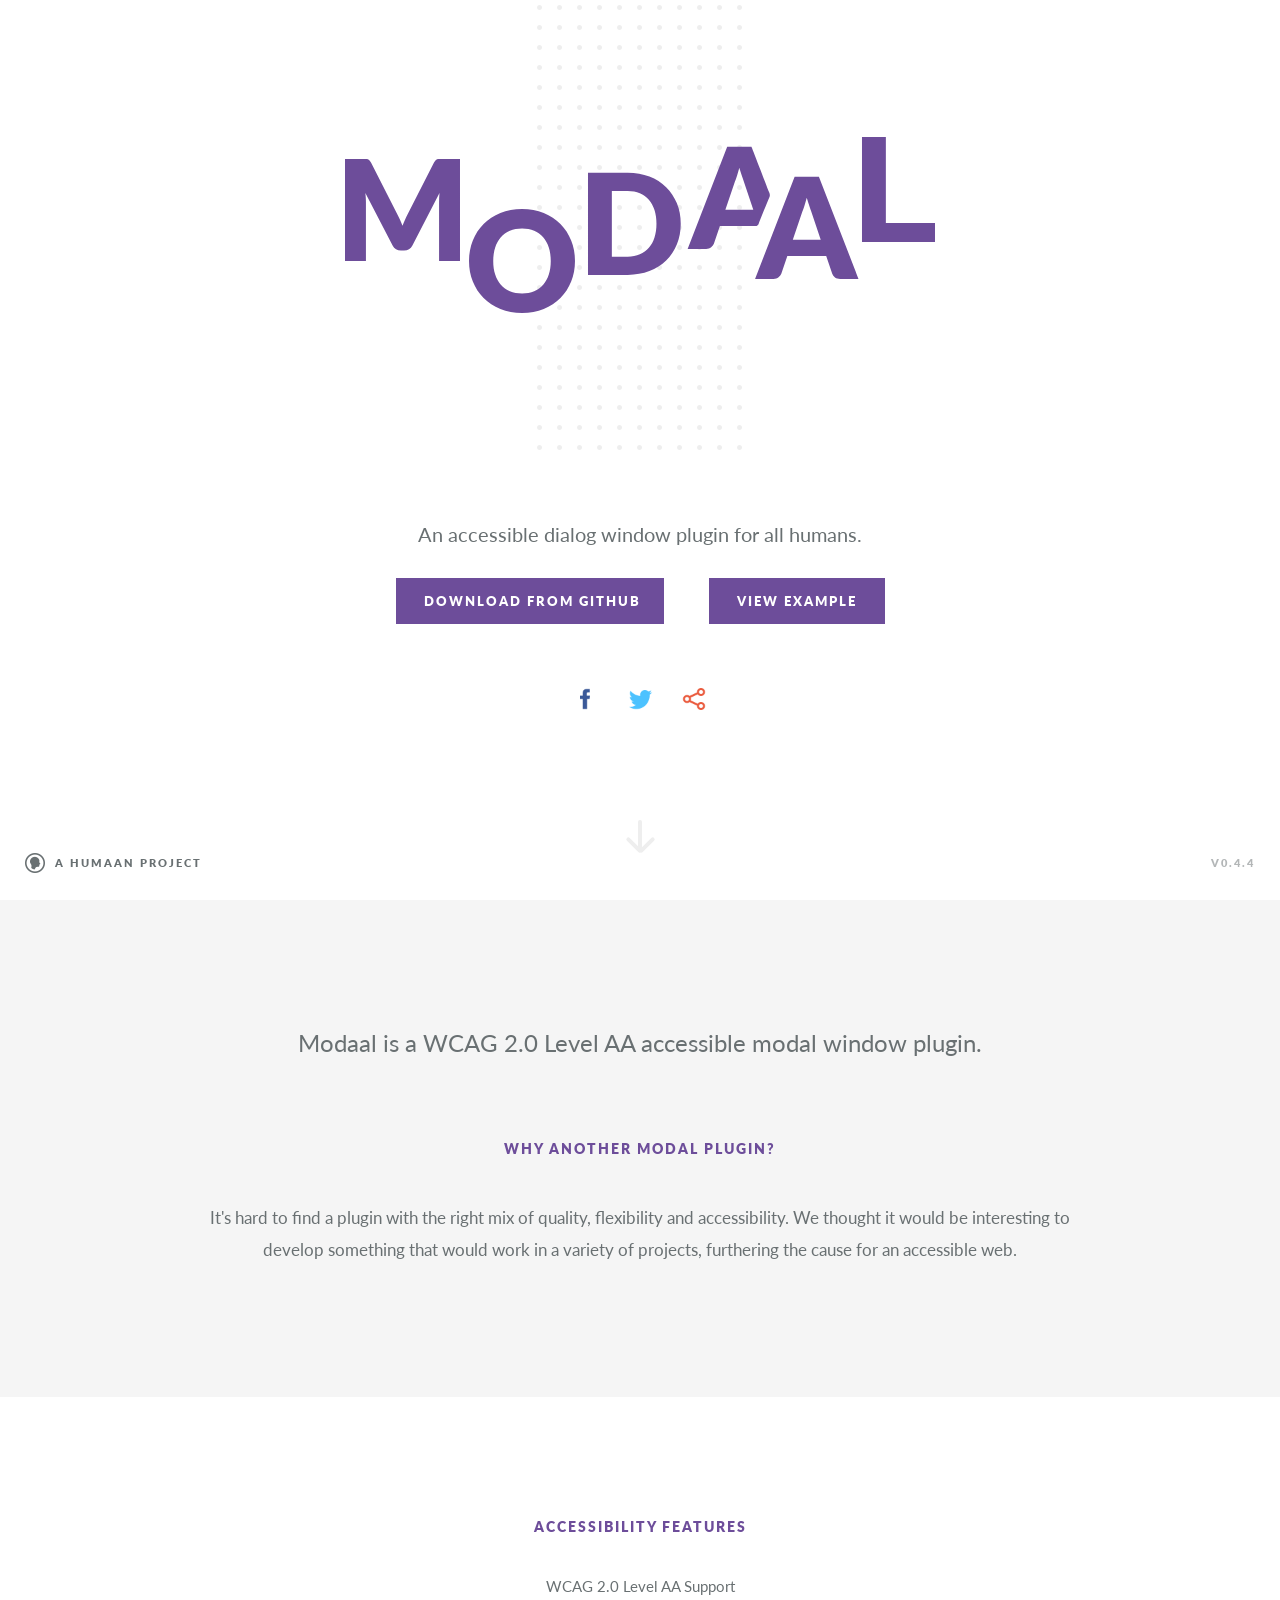
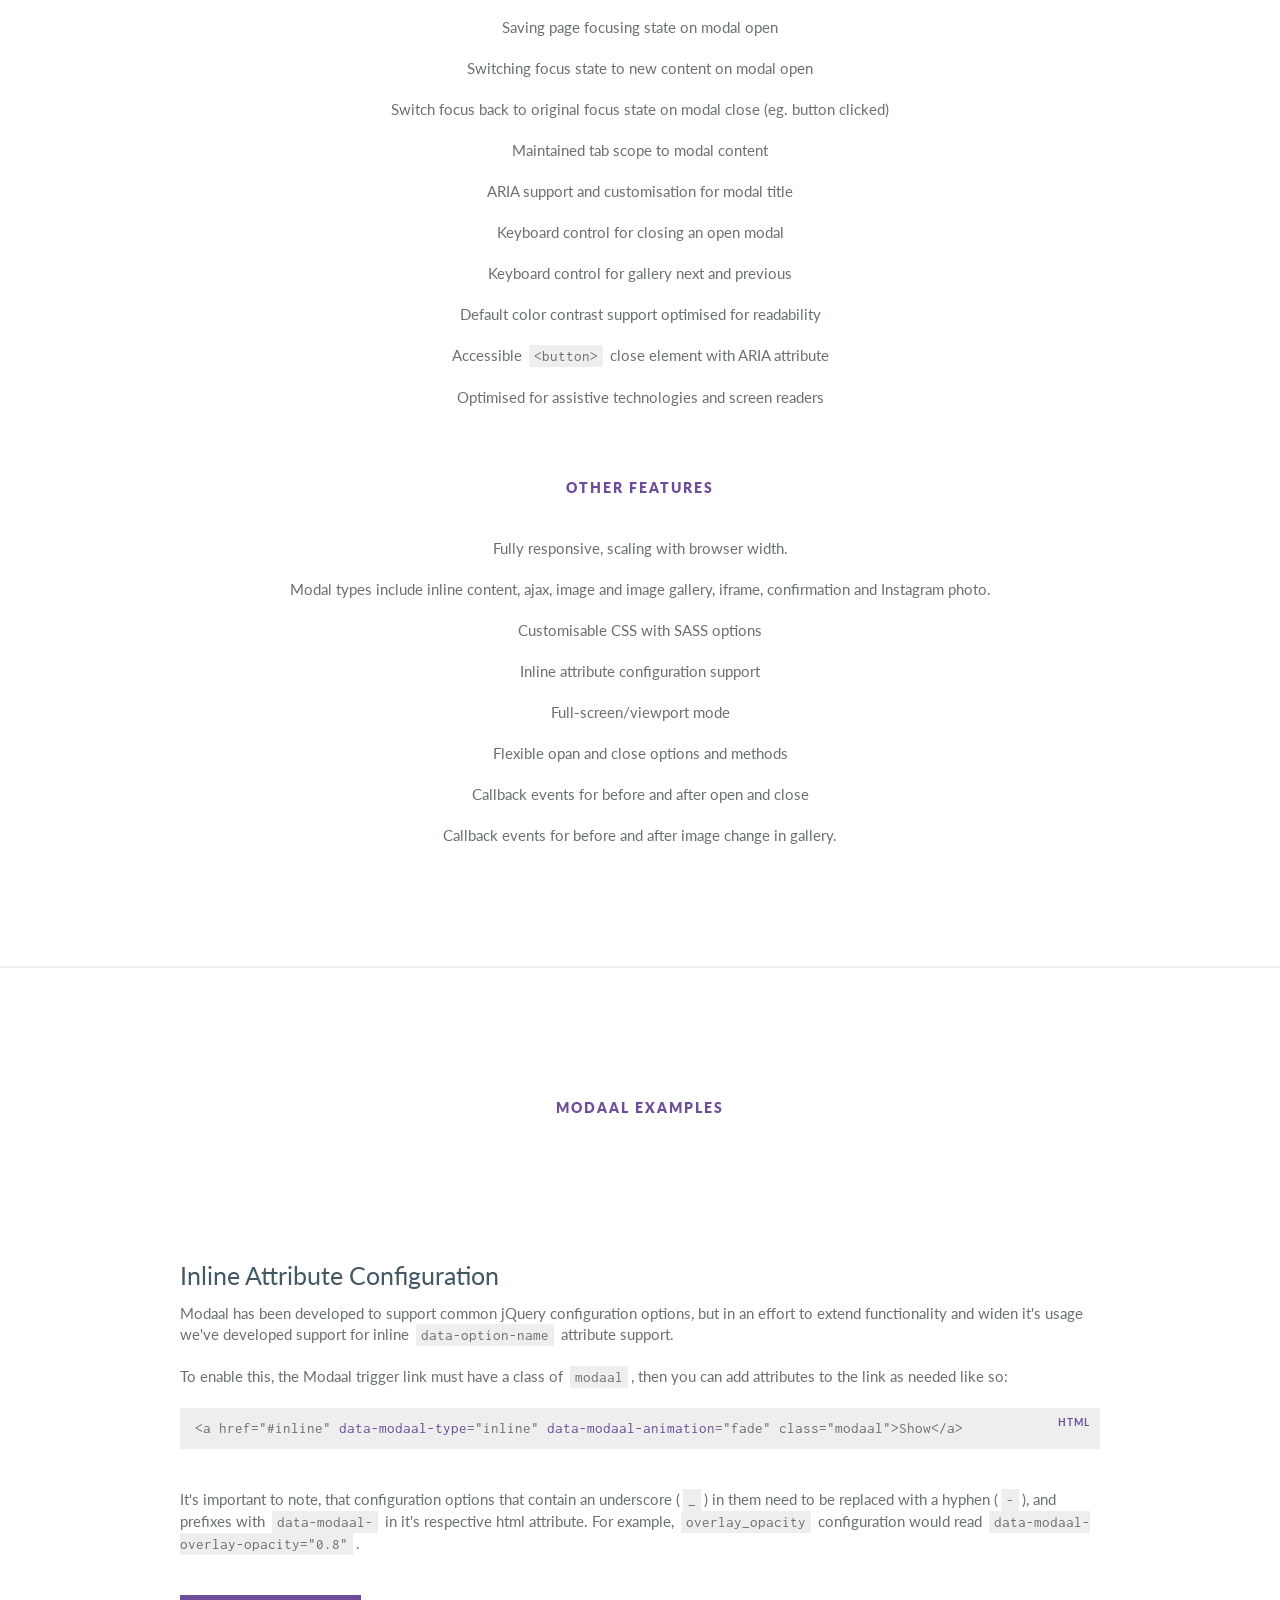
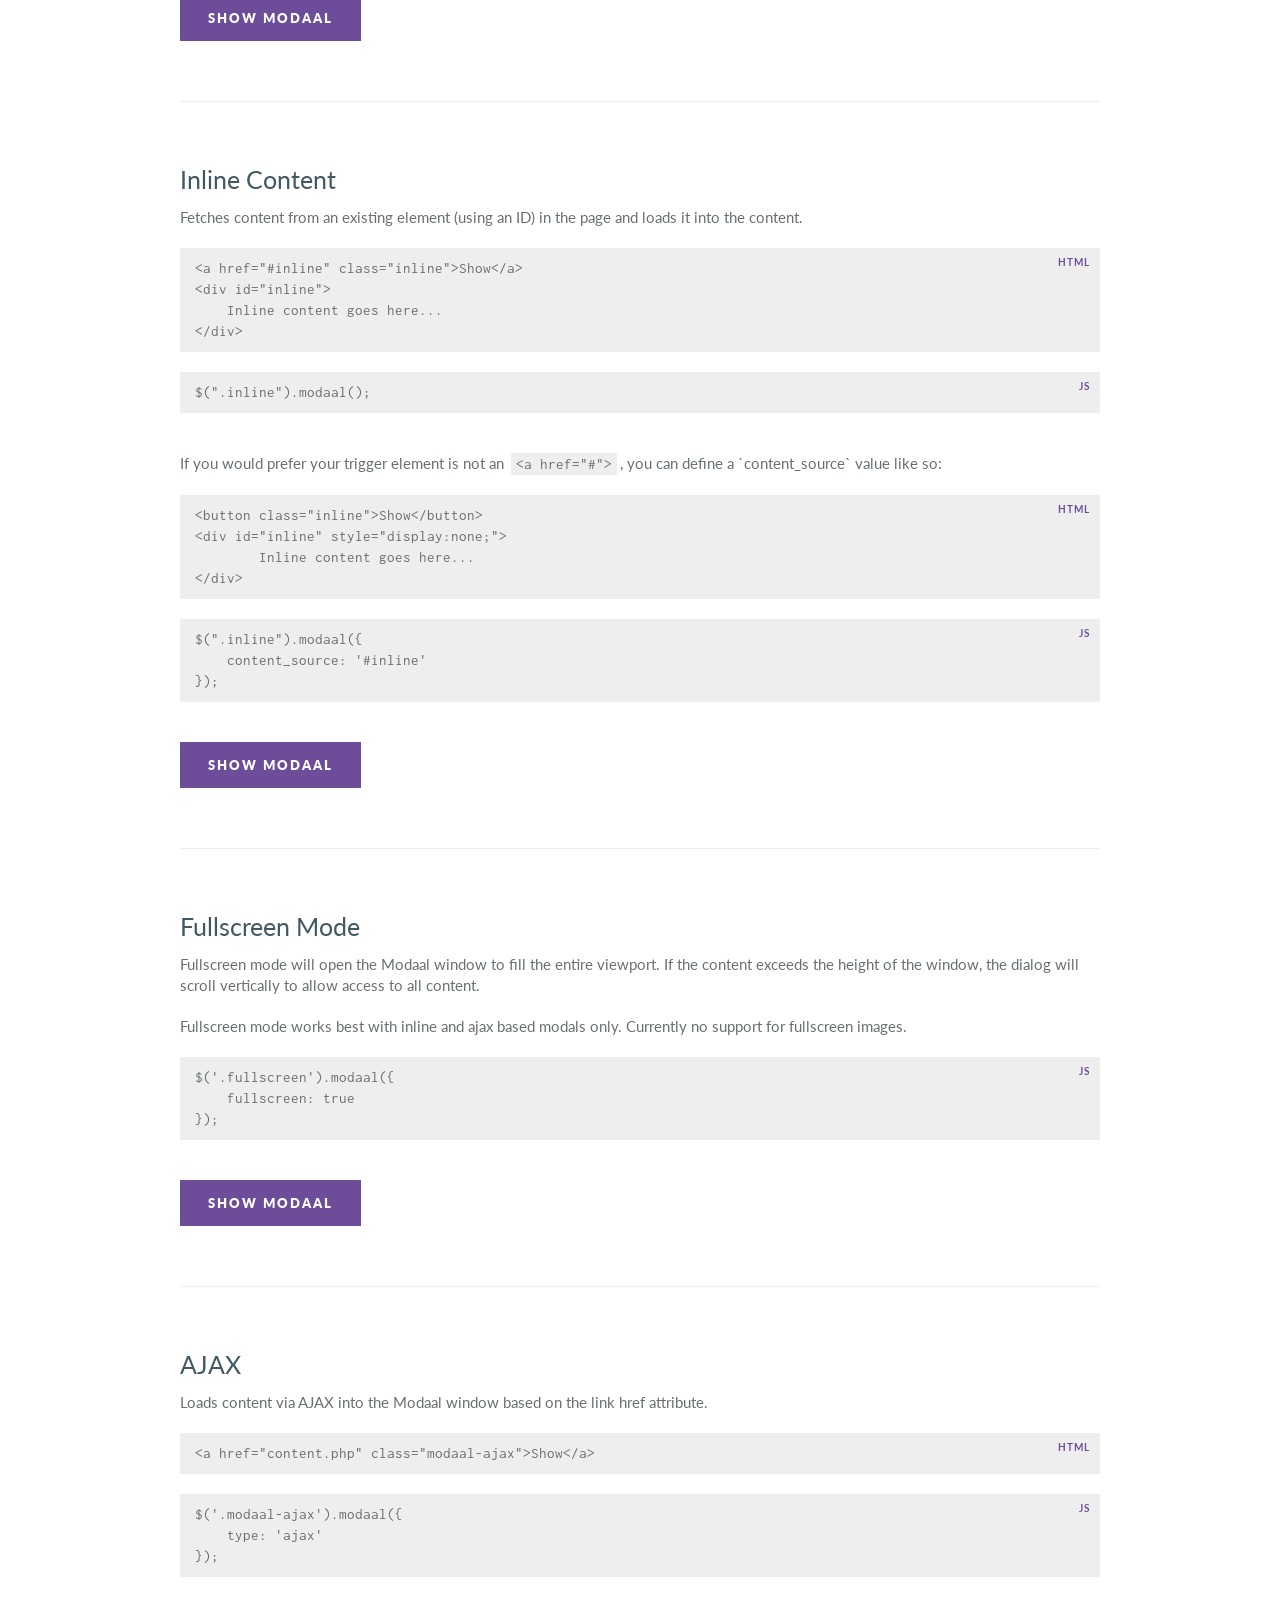
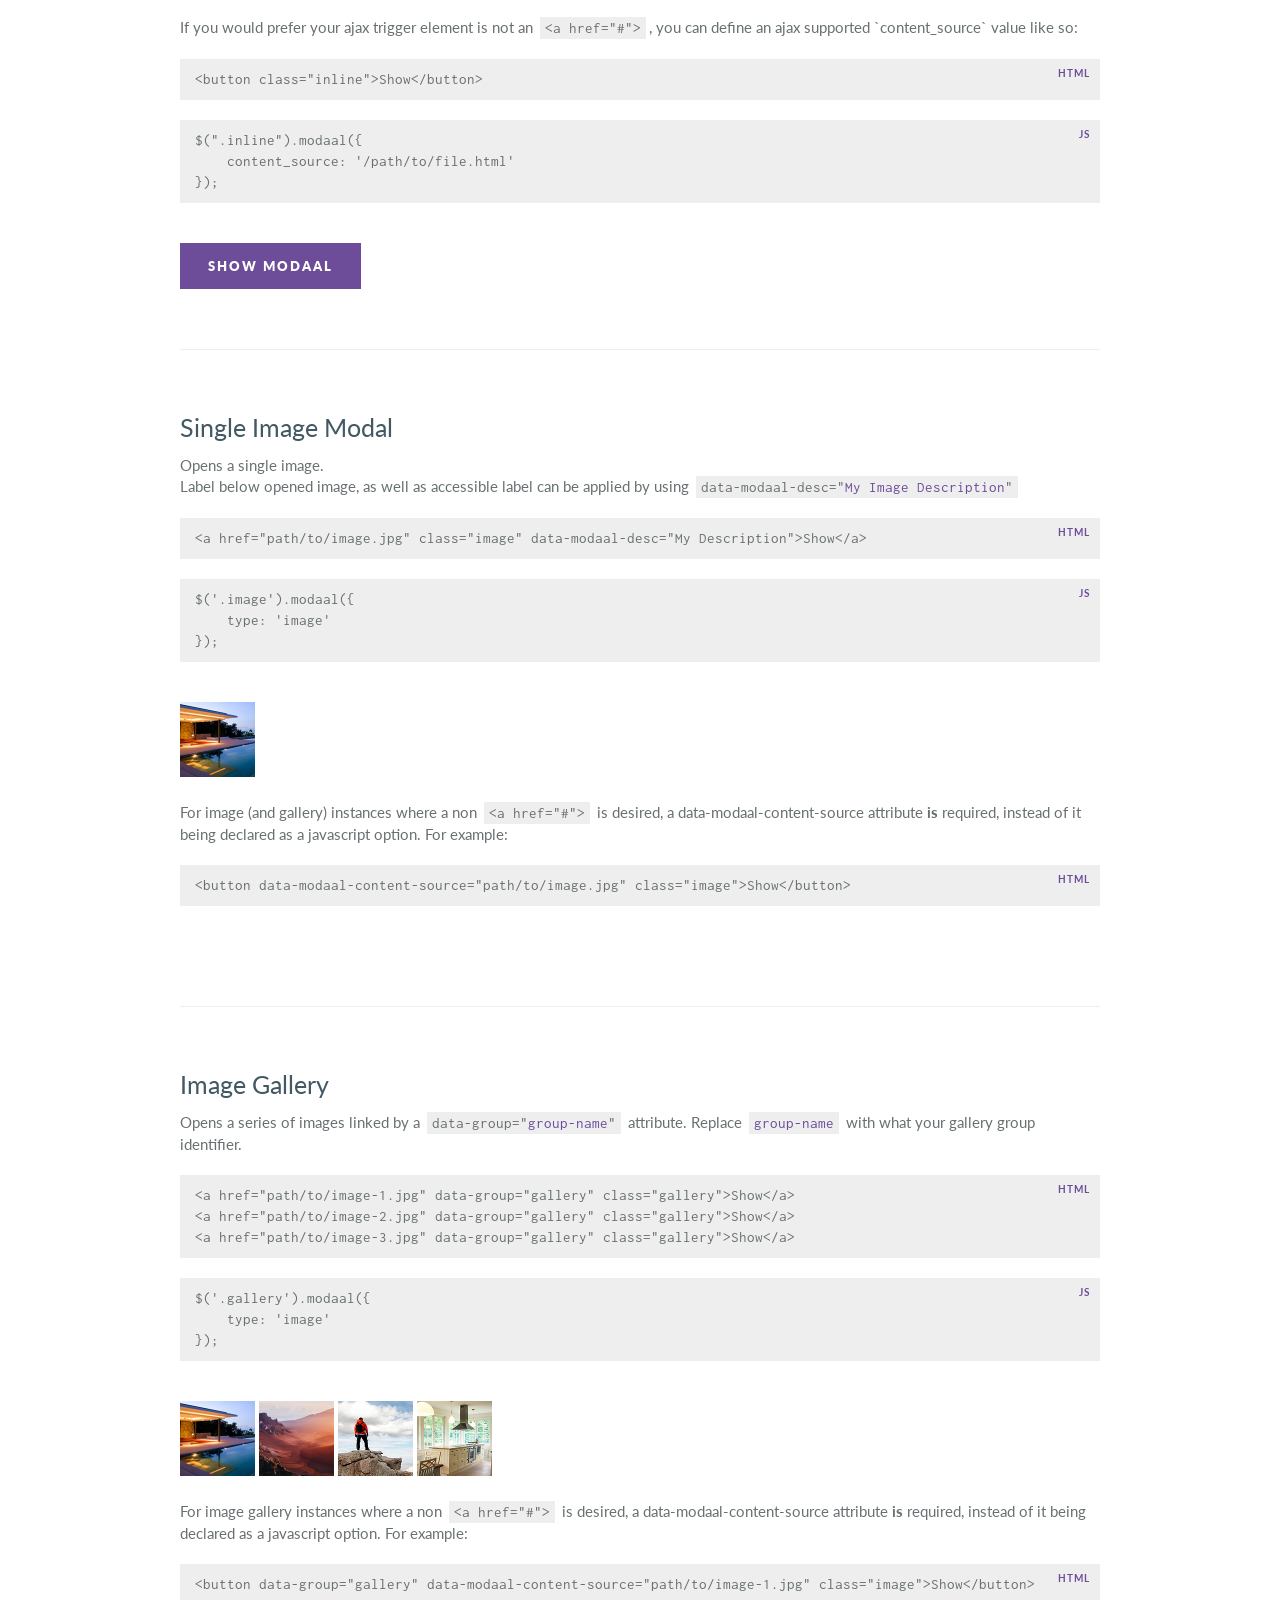
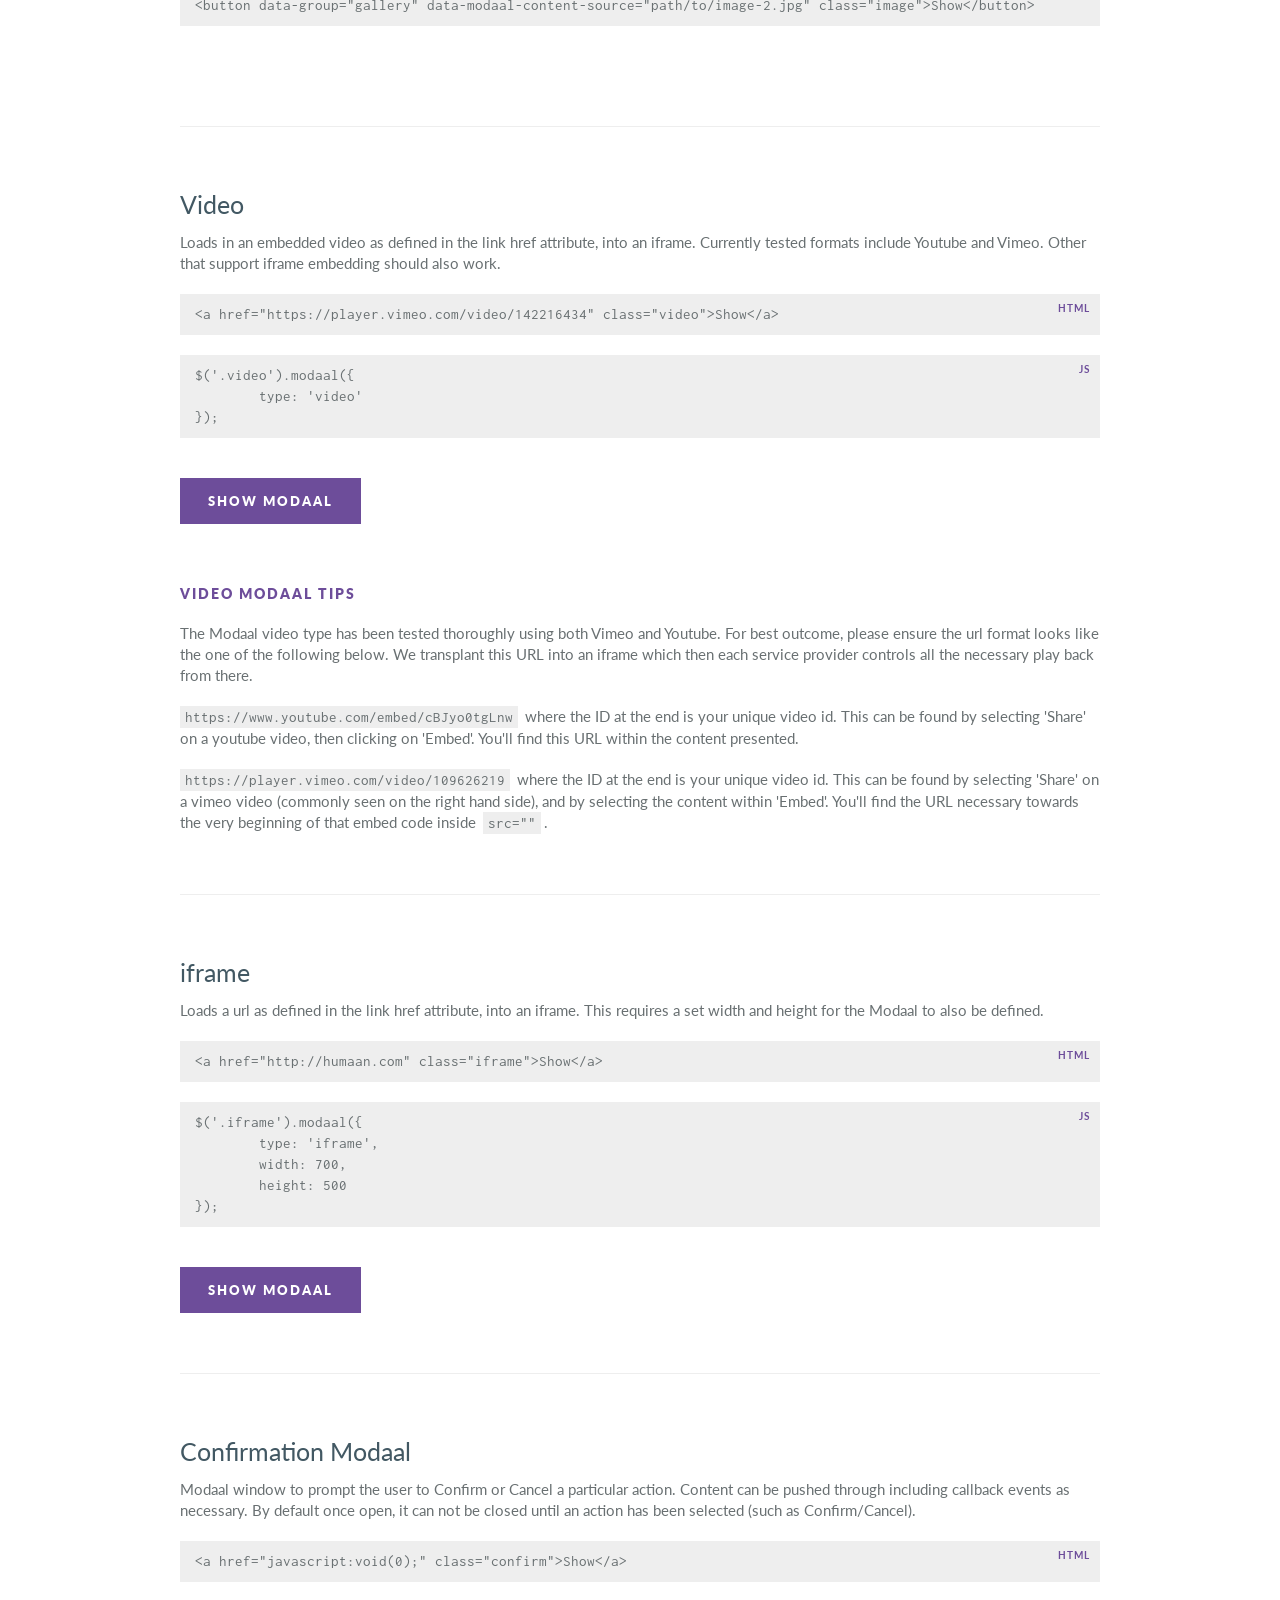
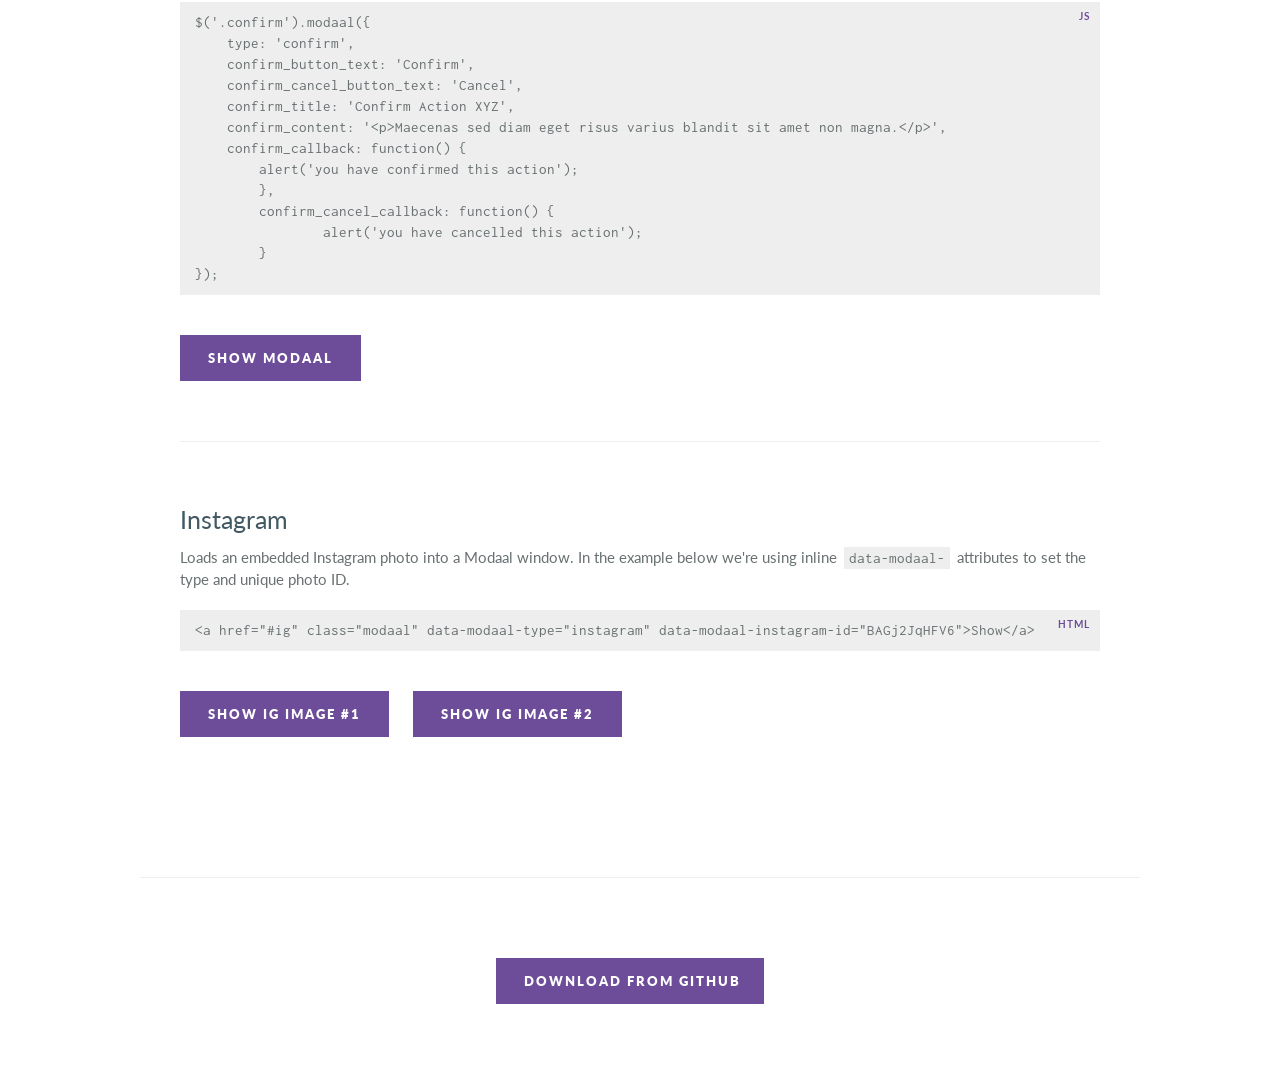
<file: 藤木ポートフォリオ/Modaal-master/index.html>
<!DOCTYPE html>
<html lang="en">
<head>
	<meta charset="utf-8">
	<meta http-equiv="X-UA-Compatible" content="IE=edge">
	<meta name="viewport" content="width=device-width, initial-scale=1, maximum-scale=1">
	<meta name="apple-mobile-web-app-capable" content="yes" />

	<title>Modaal is a WCAG 2.0 Level AA accessible modal plugin</title>

	<!-- Demo Styles -->
	<link href='https://fonts.googleapis.com/css?family=Inconsolata' rel='stylesheet' type='text/css'>
	<link href='https://fonts.googleapis.com/css?family=Lato:400,900' rel='stylesheet' type='text/css'>
	<link rel="stylesheet" href="demo/css/demo.css?t=1462179764" media="screen">

	<!-- Modaal Styles -->
	<link rel="stylesheet" href="source/css/modaal.css" media="screen">

	<!-- Made by Humaan http://humaan.com @wearehumaan -->

	<link rel="shortcut icon" href="demo/favicon.ico" type="image/x-icon">
	<link rel="icon" href="demo/favicon.ico" type="image/x-icon">
	<link rel="apple-touch-icon" href="demo/apple-touch-icon.png">
	<link rel="apple-touch-icon" sizes="72x72" href="demo/apple-touch-icon-72x72.png">
	<link rel="apple-touch-icon" sizes="114x114" href="demo/apple-touch-icon-114x114.png">
	<link rel="apple-touch-icon" sizes="144x144" href="demo/apple-touch-icon-144x144.png">

	<meta name="description" content="Modaal - An accessible dialog window plugin for all humans by @wearehumaan"/>
	<meta name="robots" content="noodp"/>
	<link rel="canonical" href="http://www.humaan.com/modaal" />

	<meta property="og:locale" content="en_US" />
	<meta property="og:type" content="article" />
	<meta property="og:title" content="Modaal - A WCAG 2.0 Level AA accessible modal plugin by @wearehumaan" />
	<meta property="og:url" content="http://www.humaan.com/modaal/" />
	<meta property="og:site_name" content="Modaal: WCAG 2.0 Level AA accessible modal plugin" />
	<meta property="og:image" content="http://www.humaan.com/modaal/demo/social-share-modaal.png" />

	<meta name="twitter:card" content="summary"/>
	<meta name="twitter:title" content="Modaal - A WCAG 2.0 Level AA accessible modal plugin by @wearehumaan"/>
	<meta name="twitter:site" content="@wearehumaan"/>
	<meta name="twitter:image" content="http://www.humaan.com/modaal/demo/social-share-modaal.png"/>
	<meta name="twitter:creator" content="@wearehumaan"/>

	<!-- Google Analytics -->
	<script>
		(function(i,s,o,g,r,a,m){i['GoogleAnalyticsObject']=r;i[r]=i[r]||function(){
		(i[r].q=i[r].q||[]).push(arguments)},i[r].l=1*new Date();a=s.createElement(o),
		m=s.getElementsByTagName(o)[0];a.async=1;a.src=g;m.parentNode.insertBefore(a,m)
		})(window,document,'script','//www.google-analytics.com/analytics.js','ga');
		ga('create', 'UA-22985555-46', 'humaan.com');
		ga('send', 'pageview');
	</script>

</head>
<body>
	<header class="modaal-header">
		<h1><svg class="modaal-logo" viewBox="0 0 108.256 32.294">
				<path d="M9.596,14.185l-4.83-9.509C4.68,4.513,4.592,4.386,4.502,4.296c-0.09-0.09-0.191-0.156-0.303-0.199 c-0.112-0.043-0.238-0.064-0.38-0.064s-0.307,0-0.496,0H0v18.715h3.838V11.976c0-0.248-0.009-0.521-0.026-0.816 c-0.017-0.296-0.043-0.593-0.077-0.893l4.998,9.64c0.155,0.3,0.363,0.527,0.625,0.681c0.262,0.154,0.56,0.231,0.895,0.231h0.592 c0.335,0,0.633-0.077,0.895-0.231c0.262-0.154,0.47-0.381,0.625-0.681l4.972-9.627c-0.052,0.609-0.077,1.174-0.077,1.697v10.771 h3.838V4.032h-3.323c-0.189,0-0.354,0-0.496,0c-0.142,0-0.268,0.022-0.38,0.064c-0.112,0.043-0.213,0.109-0.303,0.199 c-0.09,0.09-0.178,0.216-0.264,0.379l-4.817,9.47c-0.172,0.335-0.339,0.68-0.502,1.036c-0.163,0.356-0.318,0.723-0.464,1.1 c-0.146-0.369-0.298-0.729-0.457-1.081C9.933,14.85,9.768,14.511,9.596,14.185L9.596,14.185z"/>
				<path d="M41.498,18.991c-0.467-1.162-1.124-2.17-1.971-3.024c-0.848-0.854-1.869-1.527-3.063-2.018 c-1.194-0.491-2.519-0.737-3.975-0.737c-1.456,0-2.783,0.243-3.981,0.73c-1.199,0.487-2.224,1.158-3.076,2.012 c-0.852,0.854-1.511,1.863-1.978,3.025c-0.467,1.162-0.7,2.418-0.7,3.768c0,1.35,0.233,2.606,0.7,3.768 c0.467,1.162,1.126,2.172,1.978,3.031c0.852,0.859,1.877,1.531,3.076,2.018c1.199,0.487,2.526,0.73,3.981,0.73 c1.455,0,2.781-0.244,3.975-0.73c1.194-0.487,2.215-1.16,3.063-2.018c0.848-0.859,1.505-1.869,1.971-3.031 c0.467-1.162,0.7-2.418,0.7-3.768C42.198,21.405,41.965,20.153,41.498,18.991z M37.395,25.252c-0.24,0.739-0.584,1.365-1.034,1.878 c-0.45,0.513-1,0.903-1.65,1.173c-0.651,0.269-1.391,0.404-2.222,0.404c-0.839,0-1.586-0.135-2.241-0.404 c-0.655-0.269-1.207-0.66-1.657-1.173c-0.45-0.513-0.794-1.138-1.034-1.878c-0.24-0.739-0.36-1.574-0.36-2.505 c0-0.923,0.12-1.754,0.36-2.493c0.24-0.739,0.584-1.365,1.034-1.877c0.449-0.513,1.002-0.906,1.657-1.179 c0.655-0.273,1.402-0.41,2.241-0.41c0.83,0,1.571,0.137,2.222,0.41c0.651,0.274,1.201,0.666,1.65,1.179 c0.45,0.513,0.794,1.139,1.034,1.877c0.24,0.739,0.36,1.57,0.36,2.493C37.754,23.678,37.634,24.513,37.395,25.252z"/>
				<path d="M60.901,12.175c-0.468-1.146-1.126-2.135-1.976-2.967c-0.85-0.832-1.873-1.485-3.07-1.957 c-1.197-0.472-2.525-0.708-3.984-0.708h-7.286v18.757h7.286c1.459,0,2.787-0.234,3.984-0.702c1.197-0.468,2.221-1.12,3.07-1.957 c0.85-0.837,1.508-1.828,1.976-2.974c0.468-1.146,0.702-2.396,0.702-3.753C61.603,14.567,61.369,13.32,60.901,12.175z M56.788,18.438c-0.24,0.747-0.586,1.38-1.036,1.899c-0.451,0.519-1.002,0.918-1.654,1.197c-0.652,0.279-1.395,0.418-2.227,0.418 h-2.909V9.89h2.909c0.832,0,1.575,0.14,2.227,0.418c0.652,0.279,1.204,0.678,1.654,1.197c0.451,0.519,0.796,1.152,1.036,1.899 c0.24,0.747,0.36,1.583,0.36,2.51C57.149,16.85,57.028,17.691,56.788,18.438z"/>
				<path d="M74.582,1.772h-4.454l-7.261,18.757h3.399c0.36,0,0.665-0.097,0.914-0.29c0.249-0.193,0.416-0.41,0.502-0.65l1.107-3.27 c0,0,5.251,0.009,6.623,0.009c0.124,0,0.362-0.097,0.474-0.374c0.415-1.026,1.569-3.935,2.003-4.928 c0.09-0.206,0.101-0.449-0.027-0.782C77.176,8.455,74.582,1.772,74.582,1.772z M71.518,8.247c0.129-0.326,0.266-0.712,0.412-1.159 c0.146-0.446,0.287-0.931,0.425-1.455c0.146,0.515,0.294,0.993,0.444,1.435c0.15,0.442,0.281,0.826,0.393,1.152l1.725,5.136h-5.124 L71.518,8.247z"/>
				<path d="M86.955,7.276h-4.454L75.24,26.033h3.399c0.36,0,0.665-0.097,0.914-0.29c0.249-0.193,0.416-0.41,0.502-0.65l1.107-3.27 h7.132l1.107,3.27c0.094,0.275,0.264,0.5,0.508,0.676c0.245,0.176,0.556,0.264,0.933,0.264h3.373L86.955,7.276z M83.891,13.752 c0.129-0.326,0.266-0.712,0.412-1.159c0.146-0.446,0.287-0.931,0.425-1.455c0.146,0.515,0.294,0.993,0.444,1.435 c0.15,0.442,0.281,0.826,0.393,1.152l1.725,5.136h-5.124L83.891,13.752z"/>
				<path d="M99.24,0h-4.38v19.261h13.396v-3.467H99.24V0z"/>
</svg><span class="ui-hidden">Modaal</span></h1>
		<p>An accessible dialog window plugin for all humans.</p>
		<a href="https://github.com/humaan/Modaal" target="_blank" class="btn btn-download">Download from Github</a>
		<a href="#inline-content" class="btn modaal main-example" data-modaal-type="inline">View Example</a>
		<div class="version" aria-label="Version 0.4.4">v0.4.4</div>
		<a href="http://www.humaan.com" target="_blank" class="humaan-project">A Humaan project</a>

		<div class="share">
			<a href="javascript:void 0" class="social-share share-fb" onclick="return addthis_sendto('facebook');"><span class="ui-hidden">Share on Facebook</span></a>
			<a href="javascript:void 0" class="social-share share-tw" onclick="return addthis_sendto('twitter');"><span class="ui-hidden">Share on Twitter</span></a>
			<a href="javascript:void 0" class="social-share share-other" onclick="return addthis_sendto('more');"><span class="ui-hidden">Share this page</span></a>
		</div>

		<a href="#overview-copy" class="scroll-trigger">
			<div class="scroll-arrow"></div>
			<span class="ui-hidden">Scroll to content</span>
		</a>

	</header>
	<section class="modaal-examples">

		<div class="overview-copy" id="overview-copy">
			<div class="container">
				<p>Modaal is a WCAG 2.0 Level AA accessible modal window plugin.</p>

				<h2 class="highlight">Why another modal plugin?</h2>
				<p>It's hard to find a plugin with the right mix of quality, flexibility and accessibility. We thought it would be interesting to develop something that would work in a variety of projects, furthering the cause for an accessible web.</p>
			</div>
		</div>
		<div class="container">

			<div class="overview">
				<h2 class="highlight">Accessibility Features</h2>
				<ul>
					<li>WCAG 2.0 Level AA Support</li>
					<li>Saving page focusing state on modal open</li>
					<li>Switching focus state to new content on modal open</li>
					<li>Switch focus back to original focus state on modal close (eg. button clicked)</li>
					<li>Maintained tab scope to modal content</li>
					<li>ARIA support and customisation for modal title</li>
					<li>Keyboard control for closing an open modal</li>
					<li>Keyboard control for gallery next and previous</li>
					<li>Default color contrast support optimised for readability</li>
					<li>Accessible <span class="inline-code">&lt;button&gt;</span> close element with ARIA attribute</li>
					<li>Optimised for assistive technologies and screen readers</li>
				</ul>

				<h2 class="highlight">Other Features</h2>
				<ul>
					<li>Fully responsive, scaling with browser width.</li>
					<li>Modal types include inline content, ajax, image and image gallery, iframe, confirmation and Instagram photo.</li>
					<li>Customisable CSS with SASS options</li>
					<li>Inline attribute configuration support</li>
					<li>Full-screen/viewport mode</li>
					<li>Flexible opan and close options and methods</li>
					<li>Callback events for before and after open and close</li>
					<li>Callback events for before and after image change in gallery.</li>
				</ul>

				<div class="clearboth"></div>

			</div>
		</div>

		<div class="examples-wrap-outer">
		<div class="examples-wrap">
			<div class="container">

				<h2 class="highlight">Modaal Examples</h2>

				<div class="modaal-example example-no-brdr">
					<h2>Inline Attribute Configuration</h2>
					<p>Modaal has been developed to support common jQuery configuration options, but in an effort to extend functionality and widen it's usage we've developed support for inline <span class="inline-code">data-option-name</span> attribute support.</p>
					<p>To enable this, the Modaal trigger link must have a class of <span class="inline-code">modaal</span>, then you can add attributes to the link as needed like so:</p>

					<pre><strong>HTML</strong>&lt;a href="#inline" <span>data-modaal-type</span>="inline" <span>data-modaal-animation</span>="fade" class="modaal"&gt;Show&lt;/a&gt;</pre>

					<p>It's important to note, that configuration options that contain an underscore (<span class="inline-code">_</span>) in them need to be replaced with a hyphen (<span class="inline-code">-</span>), and prefixes with <span class="inline-code">data-modaal-</span> in it's respective html attribute.	For example, <span class="inline-code">overlay_opacity</span> configuration would read <span class="inline-code">data-modaal-overlay-opacity="0.8"</span>.</p>

					<a href="#inline-content" data-modaal-type="inline" data-modaal-animation="fade" data-modaal-accessible-title="Inline Dialog Window" class="btn modaal">Show <span class="ui-hidden">Inline</span> Modaal</a>
				</div><!-- .modaal-example -->

				<div class="modaal-example">
					<h2>Inline Content</h2>
					<p>Fetches content from an existing element (using an ID) in the page and loads it into the content.</p>

					<pre><strong>HTML</strong>&lt;a href="#inline" class="inline"&gt;Show&lt;/a&gt;
&lt;div id="inline"&gt;
    Inline content goes here...
&lt;/div&gt;</pre>
					<pre><strong>JS</strong>$(".inline").modaal();</pre>

					<p>If you would prefer your trigger element is not an <span class="inline-code">&lt;a href="#"&gt;</span>, you can define a `content_source` value like so:</p>

					<pre><strong>HTML</strong>&lt;button class="inline"&gt;Show&lt;/button&gt;
&lt;div id="inline" style="display:none;"&gt;
	Inline content goes here...
&lt;/div&gt;</pre>
					<pre><strong>JS</strong>$(".inline").modaal({
    content_source: '#inline'
});</pre>

					<a href="#inline-content" class="btn modaal-inline-content">Show <span class="ui-hidden">Inline</span> Modaal</a>
					<div id="inline-content" class="hidden">
						<h2>Inline Modal Content</h2>
						<p>Integer tincidunt. Cras dapibus. Vivamus elementum semper nisi. Aenean vulputate eleifend tellus. Aenean leo ligula, <a href="http://google.com" target="_blank">porttitor eu</a>, consequat vitae, eleifend ac, enim. Aliquam lorem ante, dapibus in, viverra quis, feugiat a, tellus. Phasellus viverra nulla ut metus varius laoreet. Quisque rutrum. Aenean imperdiet. Etiam ultricies nisi vel augue. Curabitur ullamcorper ultricies nisi. Nam eget dui. Etiam rhoncus. Maecenas tempus, tellus eget condimentum rhoncus, sem quam semper libero, sit amet adipiscing sem neque sed ipsum. Nam quam nunc, blandit vel, luctus pulvinar, hendrerit id, lorem. Maecenas nec odio et ante tincidunt tempus. Donec vitae sapien ut libero venenatis faucibus. Nullam quis ante. Etiam sit amet orci eget eros faucibus tincidunt. Duis leo. Sed fringilla mauris sit amet nibh. Donec sodales sagittis magna. Sed consequat, leo eget bibendum sodales, augue velit cursus nunc.</p>
						<p>Quis gravida magna mi a libero. Fusce vulputate eleifend sapien. Vestibulum purus quam, scelerisque ut, mollis sed, nonummy id, metus. Nullam accumsan lorem in dui. <a href="http://humaan.com" target="_blank">Cras ultricies mi eu turpis</a> hendrerit fringilla. Vestibulum ante ipsum primis in faucibus orci luctus et ultrices posuere cubilia Curae; In ac dui quis mi consectetuer lacinia. Nam pretium turpis et arcu. Duis arcu tortor, suscipit eget, imperdiet nec, imperdiet iaculis, ipsum. Sed aliquam ultrices mauris. Integer ante arcu, accumsan a, consectetuer eget, posuere ut, mauris. Praesent adipiscing.</p>
						<form action="/" class="demo-form">
							<p><label for="name">Input Label</label><br />
								<input name="name" id="name" autocomplete="on"></p>
							<p><input type="checkbox" name="fieldInput1" id="fieldInput1"><label for="fieldInput1">Label</label></p>
							<p><input type="checkbox" name="fieldInput2" id="fieldInput2"><label for="fieldInput2">Label 2</label></p>
							<p><input type="checkbox" name="fieldInput3" id="fieldInput3"><label for="fieldInput3">Label 3</label></p>
							<span style="display:none;"><button type="submit">Submit</button></span>
						</form>
						<p>Vestibulum ante ipsum primis in faucibus orci luctus et ultrices posuere cubilia Curae; Sed aliquam, nisi quis porttitor congue, elit erat euismod orci, ac placerat dolor lectus quis orci. <a href="http://www.nytimes.com/" target="_blank">Phasellus consectetuer vestibulum elit.</a> Aenean tellus metus, bibendum sed, posuere ac, mattis non, nunc. Vestibulum fringilla pede sit amet augue. In turpis. Pellentesque posuere. Praesent turpis. Aenean posuere, tortor sed cursus feugiat, nunc augue blandit nunc, eu sollicitudin urna dolor sagittis lacus. Donec elit libero, sodales nec, volutpat augue.</p>
					</div>
				</div><!-- .modaal-example -->

				<div class="modaal-example">
					<h2>Fullscreen Mode</h2>
					<p>Fullscreen mode will open the Modaal window to fill the entire viewport. If the content exceeds the height of the window, the dialog will scroll vertically to allow access to all content.</p>
					<p>Fullscreen mode works best with inline and ajax based modals only. Currently no support for fullscreen images.</p>

					<pre><strong>JS</strong>$('.fullscreen').modaal({
    fullscreen: true
});</pre>

					<a href="#inline-content" class="btn fullscreen">Show <span class="ui-hidden">Fullscreen</span> Modaal</a>
				</div><!-- .modaal-example -->

				<div class="modaal-example">
					<h2>AJAX</h2>
					<p>Loads content via AJAX into the Modaal window based on the link href attribute.</p>

					<pre><strong>HTML</strong>&lt;a href="content.php" class="modaal-ajax"&gt;Show&lt;/a&gt;</pre>
					<pre><strong>JS</strong>$('.modaal-ajax').modaal({
    type: 'ajax'
});</pre>
					<p>If you would prefer your ajax trigger element is not an <span class="inline-code">&lt;a href="#"&gt;</span>, you can define an ajax supported `content_source` value like so:</p>

					<pre><strong>HTML</strong>&lt;button class="inline"&gt;Show&lt;/button&gt;</pre>
					<pre><strong>JS</strong>$(".inline").modaal({
    content_source: '/path/to/file.html'
});</pre>

					<a href="demo/ajax-content.html" class="btn modaal-ajax">Show <span class="ui-hidden">Ajax</span> Modaal</a>
				</div><!-- .modaal-example -->

				<div class="modaal-example">
					<h2>Single Image Modal</h2>
					<p>Opens a single image.<br />
					Label below opened image, as well as accessible label can be applied by using <span class="inline-code">data-modaal-desc="<span>My Image Description</span>"</span></p>

					<pre><strong>HTML</strong>&lt;a href="path/to/image.jpg" class="image" data-modaal-desc="My Description"&gt;Show&lt;/a&gt;</pre>
					<pre><strong>JS</strong>$('.image').modaal({
    type: 'image'
});</pre>

					<p><a href="demo/img/temp/gallery-1.jpg" class="modaal-image gallery-thumb" data-modaal-desc="My Description"><span class="ui-hidden">Show Single Image</span><img src="demo/img/temp/gallery-thumb-1.jpg" alt="Thumbnail for single image"></a></p>

					<p>For image (and gallery) instances where a non <span class="inline-code">&lt;a href="#"&gt;</span> is desired, a <span>data-modaal-content-source</span> attribute <strong>is</strong> required, instead of it being declared as a javascript option. For example:</p>

					<pre><strong>HTML</strong>&lt;button data-modaal-content-source="path/to/image.jpg" class="image"&gt;Show&lt;/button&gt;</pre>
				</div><!-- .modaal-example -->

				<div class="modaal-example">
					<h2>Image Gallery</h2>
					<p>Opens a series of images linked by a <span class="inline-code">data-group="<span>group-name</span>"</span> attribute. Replace <span class="inline-code"><span>group-name</span></span> with what your gallery group identifier.</p>

					<pre><strong>HTML</strong>&lt;a href="path/to/image-1.jpg" data-group="gallery" class="gallery"&gt;Show&lt;/a&gt;
&lt;a href="path/to/image-2.jpg" data-group="gallery" class="gallery"&gt;Show&lt;/a&gt;
&lt;a href="path/to/image-3.jpg" data-group="gallery" class="gallery"&gt;Show&lt;/a&gt;</pre>
					<pre><strong>JS</strong>$('.gallery').modaal({
    type: 'image'
});</pre>

					<p>
						<a href="demo/img/temp/gallery-1.jpg" data-group="gallery" class="modaal-image gallery-thumb" data-modaal-desc="Test image for modal gallery"><span class="ui-hidden">Show Gallery Image 1</span><img src="demo/img/temp/gallery-thumb-1.jpg" alt="Thumbnail for Gallery Image 1"></a>
						<a href="demo/img/temp/gallery-4.jpg" data-group="gallery" class="modaal-image gallery-thumb" data-modaal-desc="Another description"><span class="ui-hidden">Show Gallery Image 4</span><img src="demo/img/temp/gallery-thumb-4.jpg" alt="Thumbnail for Gallery Image 4"></a>
						<a href="demo/img/temp/gallery-2.jpg" data-group="gallery" class="modaal-image gallery-thumb" data-modaal-desc="Another description"><span class="ui-hidden">Show Gallery Image 2</span><img src="demo/img/temp/gallery-thumb-2.jpg" alt="Thumbnail for Gallery Image 2"></a>
						<a href="demo/img/temp/gallery-3.jpg" data-group="gallery" class="modaal-image gallery-thumb"><span class="ui-hidden">Show Gallery Image 3</span><img src="demo/img/temp/gallery-thumb-3.jpg" alt="Thumbnail for Gallery Image 3"></a>
					</p>

					<p>For image gallery instances where a non <span class="inline-code">&lt;a href="#"&gt;</span> is desired, a <span>data-modaal-content-source</span> attribute <strong>is</strong> required, instead of it being declared as a javascript option. For example:</p>

					<pre><strong>HTML</strong>&lt;button data-group="gallery" data-modaal-content-source="path/to/image-1.jpg" class="image"&gt;Show&lt;/button&gt;
&lt;button data-group="gallery" data-modaal-content-source="path/to/image-2.jpg" class="image"&gt;Show&lt;/button&gt;</pre>
				</div><!-- .modaal-example -->

				<div class="modaal-example">
					<h2>Video</h2>
					<p>Loads in an embedded video as defined in the link href attribute, into an iframe. Currently tested formats include Youtube and Vimeo. Other that support iframe embedding should also work.</p>

					<pre><strong>HTML</strong>&lt;a href="https://player.vimeo.com/video/142216434" class="video"&gt;Show&lt;/a&gt;</pre>
					<pre><strong>JS</strong>$('.video').modaal({
	type: 'video'
});</pre>
					<a href="https://player.vimeo.com/video/142216434?color=ffffff&amp;title=0&amp;byline=0&amp;portrait=0" class="btn modaal-video">Show <span class="ui-hidden">Video</span> Modaal</a>


					<h3 class="highlight">Video Modaal Tips</h3>
					<p>The Modaal video type has been tested thoroughly using both Vimeo and Youtube. For best outcome, please ensure the url format looks like the one of the following below. We transplant this URL into an iframe which then each service provider controls all the necessary play back from there.</p>
					<p><span class="inline-code start-row">https://www.youtube.com/embed/cBJyo0tgLnw</span> where the ID at the end is your unique video id. This can be found by selecting 'Share' on a youtube video, then clicking on 'Embed'. You'll find this URL within the content presented.</p>
					<p><span class="inline-code start-row">https://player.vimeo.com/video/109626219</span> where the ID at the end is your unique video id. This can be found by selecting 'Share' on a vimeo video (commonly seen on the right hand side), and by selecting the content within 'Embed'. You'll find the URL necessary towards the very beginning of that embed code inside <span class="inline-code">src=""</span>.</p>
				</div><!-- .modaal-example -->

				<div class="modaal-example">
					<h2>iframe</h2>
					<p>Loads a url as defined in the link href attribute, into an iframe. This requires a set width and height for the Modaal to also be defined.</p>

					<pre><strong>HTML</strong>&lt;a href="http://humaan.com" class="iframe"&gt;Show&lt;/a&gt;</pre>
					<pre><strong>JS</strong>$('.iframe').modaal({
	type: 'iframe',
	width: 700,
	height: 500
});</pre>
					<a href="http://humaan.com" class="btn modaal-iframe">Show <span class="ui-hidden">iFrame</span> Modaal</a>
				</div><!-- .modaal-example -->

				<div class="modaal-example">
					<h2>Confirmation Modaal</h2>
					<p>Modaal window to prompt the user to Confirm or Cancel a particular action. Content can be pushed through including callback events as necessary. By default once open, it can not be closed until an action has been selected (such as Confirm/Cancel).</p>

					<pre><strong>HTML</strong>&lt;a href="javascript:void(0);" class="confirm"&gt;Show&lt;/a&gt;</pre>
					<pre><strong>JS</strong>$('.confirm').modaal({
    type: 'confirm',
    confirm_button_text: 'Confirm',
    confirm_cancel_button_text: 'Cancel',
    confirm_title: 'Confirm Action XYZ',
    confirm_content: '&lt;p&gt;Maecenas sed diam eget risus varius blandit sit amet non magna.&lt;/p&gt;',
    confirm_callback: function() {
        alert('you have confirmed this action');
	},
	confirm_cancel_callback: function() {
		alert('you have cancelled this action');
	}
});</pre>

					<a href="javascript:void(0);" class="btn modaal-confirm">Show <span class="ui-hidden">Confirm</span> Modaal</a>
				</div><!-- .modaal-example -->

				<div class="modaal-example">
					<h2>Instagram</h2>
					<p>Loads an embedded Instagram photo into a Modaal window. In the example below we're using inline <span class="inline-code">data-modaal-</span> attributes to set the type and unique photo ID.</p>

					<pre><strong>HTML</strong>&lt;a href="#ig" class="modaal" data-modaal-type="instagram" data-modaal-instagram-id="BAGj2JqHFV6"&gt;Show&lt;/a&gt;</pre>

					<a href="javascript:void 0" class="btn modaal" data-modaal-type="instagram" data-modaal-instagram-id="BAGj2JqHFV6">Show <span class="ui-hidden">Instagram</span> IG Image #1</a>
					<a href="javascript:void 0" class="btn modaal" data-modaal-type="instagram" data-modaal-instagram-id="Bj8oY8sDG-1">Show <span class="ui-hidden">Instagram</span> IG Image #2</a>

				</div><!-- .modaal-example -->

				<div class="clearboth"></div>
			</div>

		</div>
		</div>
	</section>

	<section class="container page-wrap">
		<a href="https://github.com/humaan/Modaal" target="_blank" class="btn btn-download">Download from Github</a>
	</section>

	<!-- Fixed Header - Revealed on Scroll -->
	<div class="modaal-fixed-header">
		<div class="fixed-logo"><svg class="modaal-logo" viewBox="0 0 108.256 32.294">
				<path d="M9.596,14.185l-4.83-9.509C4.68,4.513,4.592,4.386,4.502,4.296c-0.09-0.09-0.191-0.156-0.303-0.199 c-0.112-0.043-0.238-0.064-0.38-0.064s-0.307,0-0.496,0H0v18.715h3.838V11.976c0-0.248-0.009-0.521-0.026-0.816 c-0.017-0.296-0.043-0.593-0.077-0.893l4.998,9.64c0.155,0.3,0.363,0.527,0.625,0.681c0.262,0.154,0.56,0.231,0.895,0.231h0.592 c0.335,0,0.633-0.077,0.895-0.231c0.262-0.154,0.47-0.381,0.625-0.681l4.972-9.627c-0.052,0.609-0.077,1.174-0.077,1.697v10.771 h3.838V4.032h-3.323c-0.189,0-0.354,0-0.496,0c-0.142,0-0.268,0.022-0.38,0.064c-0.112,0.043-0.213,0.109-0.303,0.199 c-0.09,0.09-0.178,0.216-0.264,0.379l-4.817,9.47c-0.172,0.335-0.339,0.68-0.502,1.036c-0.163,0.356-0.318,0.723-0.464,1.1 c-0.146-0.369-0.298-0.729-0.457-1.081C9.933,14.85,9.768,14.511,9.596,14.185L9.596,14.185z"/>
				<path d="M41.498,18.991c-0.467-1.162-1.124-2.17-1.971-3.024c-0.848-0.854-1.869-1.527-3.063-2.018 c-1.194-0.491-2.519-0.737-3.975-0.737c-1.456,0-2.783,0.243-3.981,0.73c-1.199,0.487-2.224,1.158-3.076,2.012 c-0.852,0.854-1.511,1.863-1.978,3.025c-0.467,1.162-0.7,2.418-0.7,3.768c0,1.35,0.233,2.606,0.7,3.768 c0.467,1.162,1.126,2.172,1.978,3.031c0.852,0.859,1.877,1.531,3.076,2.018c1.199,0.487,2.526,0.73,3.981,0.73 c1.455,0,2.781-0.244,3.975-0.73c1.194-0.487,2.215-1.16,3.063-2.018c0.848-0.859,1.505-1.869,1.971-3.031 c0.467-1.162,0.7-2.418,0.7-3.768C42.198,21.405,41.965,20.153,41.498,18.991z M37.395,25.252c-0.24,0.739-0.584,1.365-1.034,1.878 c-0.45,0.513-1,0.903-1.65,1.173c-0.651,0.269-1.391,0.404-2.222,0.404c-0.839,0-1.586-0.135-2.241-0.404 c-0.655-0.269-1.207-0.66-1.657-1.173c-0.45-0.513-0.794-1.138-1.034-1.878c-0.24-0.739-0.36-1.574-0.36-2.505 c0-0.923,0.12-1.754,0.36-2.493c0.24-0.739,0.584-1.365,1.034-1.877c0.449-0.513,1.002-0.906,1.657-1.179 c0.655-0.273,1.402-0.41,2.241-0.41c0.83,0,1.571,0.137,2.222,0.41c0.651,0.274,1.201,0.666,1.65,1.179 c0.45,0.513,0.794,1.139,1.034,1.877c0.24,0.739,0.36,1.57,0.36,2.493C37.754,23.678,37.634,24.513,37.395,25.252z"/>
				<path d="M60.901,12.175c-0.468-1.146-1.126-2.135-1.976-2.967c-0.85-0.832-1.873-1.485-3.07-1.957 c-1.197-0.472-2.525-0.708-3.984-0.708h-7.286v18.757h7.286c1.459,0,2.787-0.234,3.984-0.702c1.197-0.468,2.221-1.12,3.07-1.957 c0.85-0.837,1.508-1.828,1.976-2.974c0.468-1.146,0.702-2.396,0.702-3.753C61.603,14.567,61.369,13.32,60.901,12.175z M56.788,18.438c-0.24,0.747-0.586,1.38-1.036,1.899c-0.451,0.519-1.002,0.918-1.654,1.197c-0.652,0.279-1.395,0.418-2.227,0.418 h-2.909V9.89h2.909c0.832,0,1.575,0.14,2.227,0.418c0.652,0.279,1.204,0.678,1.654,1.197c0.451,0.519,0.796,1.152,1.036,1.899 c0.24,0.747,0.36,1.583,0.36,2.51C57.149,16.85,57.028,17.691,56.788,18.438z"/>
				<path d="M74.582,1.772h-4.454l-7.261,18.757h3.399c0.36,0,0.665-0.097,0.914-0.29c0.249-0.193,0.416-0.41,0.502-0.65l1.107-3.27 c0,0,5.251,0.009,6.623,0.009c0.124,0,0.362-0.097,0.474-0.374c0.415-1.026,1.569-3.935,2.003-4.928 c0.09-0.206,0.101-0.449-0.027-0.782C77.176,8.455,74.582,1.772,74.582,1.772z M71.518,8.247c0.129-0.326,0.266-0.712,0.412-1.159 c0.146-0.446,0.287-0.931,0.425-1.455c0.146,0.515,0.294,0.993,0.444,1.435c0.15,0.442,0.281,0.826,0.393,1.152l1.725,5.136h-5.124 L71.518,8.247z"/>
				<path d="M86.955,7.276h-4.454L75.24,26.033h3.399c0.36,0,0.665-0.097,0.914-0.29c0.249-0.193,0.416-0.41,0.502-0.65l1.107-3.27 h7.132l1.107,3.27c0.094,0.275,0.264,0.5,0.508,0.676c0.245,0.176,0.556,0.264,0.933,0.264h3.373L86.955,7.276z M83.891,13.752 c0.129-0.326,0.266-0.712,0.412-1.159c0.146-0.446,0.287-0.931,0.425-1.455c0.146,0.515,0.294,0.993,0.444,1.435 c0.15,0.442,0.281,0.826,0.393,1.152l1.725,5.136h-5.124L83.891,13.752z"/>
				<path d="M99.24,0h-4.38v19.261h13.396v-3.467H99.24V0z"/>
</svg><span class="ui-hidden">Logo for Modaal</span></div>
		<a href="https://github.com/humaan/Modaal" target="_blank" class="btn">Download from Github</a>
	</div>


	<!-- jQuery CDN -->
	<script src="//ajax.googleapis.com/ajax/libs/jquery/1.11.2/jquery.min.js"></script>

	<script src="demo/js/demo.js"></script>

	<!-- Modaal -->
	<script src="source/js/modaal.js" type="text/javascript"></script>
	<script type="text/javascript">

		// Standard Modal
		$('.modaal-inline-content').modaal({
			type: 'inline',
			accessible_title: 'Modal title',
			before_open: function() {
				//console.log('log before open');
			},
			before_close: function() {
				//console.log('log before close');
			},
			after_open: function() {
				//console.log('log after open');
			},
			after_close: function() {
				//console.log('log after close');
			},
			should_open: function () {
				//console.log('just checking to see if we should open');
				return true;
			}
		});
		
		// Standard Modal
		$('.modaal-inline-content-source').modaal({
			content_source: '#inline-content'
		});

		// Ajax Modal
		$('.modaal-ajax').modaal({
			type: 'ajax'
		});

		// Confirm Modal
		// this will stay locked by default until actioned (ok/cancel)
		$('.modaal-confirm').modaal({
			type: 'confirm',
			accessible_title: 'Confirm modal title',
			confirm_button_text: 'Confirm',
			confirm_title: 'Confirm Title',
			confirm_content: '<p>Maecenas sed diam eget risus varius blandit sit amet non magna.</p>',
			confirm_callback: function() {
				//console.log('log callback once confirmed');
			},
			confirm_cancel_callback: function() {
				console.log('cancel callback fired');
			}
		});

		// Single Image Modal
		$('.modaal-image').modaal({
			type: 'image',
			before_image_change: function( current, incoming ) {
				//console.log('change image from', current, incoming );
			},
			after_image_change: function( current ) {
				//console.log('image has changed to', current );
			}
		});

		// iFrame Modal
		$('.modaal-iframe').modaal({
			type: 'iframe',
			width: 1000,
			height: 800,
			accessible_title: 'iFrame modal title'
		});

		// Video Modal
		$('.modaal-video').modaal({
			type: 'video',
			accessible_title: 'Video modal title'
		});

		// Video Modal
		$('.fullscreen').modaal({
			fullscreen: true
		});

	</script>


	<!-- Add This -->
	<script type="text/javascript" src="//s7.addthis.com/js/300/addthis_widget.js#pubid=ra-569c37cac02beb89" async="async"></script>

</body>
</html>
</file>
<file: 藤木ポートフォリオ/Modaal-master/demo/css/demo.css>
html, body, div, span, applet, object, iframe,
h1, h2, h3, h4, h5, h6, p, blockquote, pre,
a, abbr, acronym, address, big, cite, code,
del, dfn, em, img, ins, kbd, q, s, samp,
small, strike, strong, sub, sup, tt, var,
b, u, i, center,
dl, dt, dd, ol, ul, li,
fieldset, form, label, legend,
table, caption, tbody, tfoot, thead, tr, th, td,
article, aside, canvas, details, embed,
figure, figcaption, footer, header, hgroup,
menu, nav, output, ruby, section, summary,
time, mark, audio, video {
  margin: 0;
  padding: 0;
  border: 0;
  font-size: 100%;
  font: inherit;
  vertical-align: baseline; }

/* HTML5 display-role reset for older browsers */
article, aside, details, figcaption, figure,
footer, header, hgroup, menu, nav, section {
  display: block; }

body {
  line-height: 1; }

ol, ul {
  list-style: none; }

blockquote, q {
  quotes: none; }

blockquote:before, blockquote:after, q:before, q:after {
  content: '';
  content: none; }

table {
  border-collapse: collapse;
  border-spacing: 0; }

body {
  font-size: 15px;
  color: #697072;
  background: #fff;
  font-family: 'Lato', Arial, Helvetica, sans-serif;
  line-height: 1.4;
  padding: 0;
  -webkit-font-smoothing: antialiased;
  -moz-osx-font-smoothing: grayscale; }

strong {
  font-weight: bold; }

h2 {
  font-size: 25px;
  color: #425863;
  margin: 30px 0 5px; }
  h2.highlight {
    font-size: 14px;
    text-transform: uppercase;
    margin: 0 0 80px;
    color: #6d4d9a;
    font-weight: 800;
    letter-spacing: 2px;
    text-align: center; }

h3.highlight {
  font-size: 14px;
  text-transform: uppercase;
  margin: 60px 0 20px;
  color: #6d4d9a;
  font-weight: 800;
  letter-spacing: 2px; }

a {
  color: #6d4d9a;
  text-decoration: none; }
  a:focus, a:hover {
    color: #493467; }

p {
  margin: 0 0 10px; }
  p + p {
    margin: 20px 0 0; }

hr {
  border: none;
  height: 1px;
  width: 100%;
  margin: 40px 0;
  background: #e0e7ea; }

.clearboth {
  clear: both; }

.hidden {
  display: none; }

.ui-hidden {
  border: 0;
  clip: rect(0 0 0 0);
  height: 1px;
  margin: -1px;
  overflow: hidden;
  padding: 0;
  position: absolute;
  width: 1px; }

.container {
  width: 100%;
  max-width: 1000px;
  margin: 0 auto;
  padding: 0 40px;
  box-sizing: border-box; }

.btn {
  display: inline-block;
  background: #6d4d9a;
  border: 3px solid #6d4d9a;
  color: #fff;
  font-weight: 800;
  font-size: 13px;
  text-transform: uppercase;
  letter-spacing: 2px;
  padding: 10px 25px;
  line-height: 20px; }
  .btn:focus, .btn:hover {
    border-color: #d95200;
    background: #d95200;
    color: #fff; }
    .btn:focus span, .btn:hover span {
      color: #d95200; }
  .btn.btn-small {
    font-size: 11px;
    padding: 5px 15px; }
  .btn.btn-download {
    padding: 10px 20px 10px 25px;
    margin-right: 20px; }
    .btn.btn-download span {
      position: relative;
      right: -20px;
      padding: 0 15px;
      margin: -10px 0;
      background: #fff;
      color: #6d4d9a; }
      .btn.btn-download span:before {
        display: block;
        content: " ";
        position: absolute;
        left: 0;
        top: -12px;
        bottom: -12px;
        background: #fff;
        width: 100%; }
      .btn.btn-download span strong {
        position: relative;
        z-index: 1; }
  .btn + .btn {
    margin-left: 20px; }

.share {
  margin: 60px 0 0; }

.social-share {
  display: inline-block;
  width: 30px;
  height: 30px;
  margin: 0 10px;
  background: url(../social-share.png) no-repeat 0 0;
  background-size: 90px 30px;
  border-radius: 100%;
  position: relative; }
  .social-share:before {
    content: " ";
    position: absolute;
    width: 50px;
    height: 50px;
    border: 2px solid #eee;
    -ms-transform: translate(-50%, -50%);
        transform: translate(-50%, -50%);
    position: absolute;
    top: 50%;
    left: 50%;
    opacity: 0;
    transition: opacity 0.3s;
    border-radius: 100%; }
  .social-share:focus:before, .social-share:hover:before {
    opacity: 1; }
  .social-share.share-fb {
    background-position: 0 0; }
  .social-share.share-tw {
    background-position: -30px 0; }
  .social-share.share-other {
    background-position: -60px 0; }

.modaal-header {
  text-align: center;
  font-size: 20px;
  display: block;
  width: 100%;
  height: 100vh;
  position: relative; }
  .modaal-header h1 {
    position: relative;
    display: block;
    margin: 0 0 70px;
    width: 100%;
    height: 60%; }
    .modaal-header h1:before {
      display: block;
      content: " ";
      position: absolute;
      top: 0;
      left: 50%;
      height: 100%;
      width: 206px;
      margin: 0 0 0 -103px;
      background: url(../shape-rpt.png) repeat bottom left; }
  .modaal-header p {
    margin: 0 0 30px; }
  .modaal-header .modaal-logo {
    z-index: 1;
    display: block;
    position: absolute;
    top: 50%;
    left: 50%;
    width: 590px;
    height: 176px;
    margin: -88px 0 0 -295px;
    fill: #6d4d9a; }

.version {
  position: absolute;
  bottom: 30px;
  right: 25px;
  font-size: 11px;
  font-weight: 800;
  color: #697072;
  letter-spacing: 2px;
  text-transform: uppercase;
  opacity: 0.5; }

.scroll-trigger {
  display: block;
  position: absolute;
  bottom: 50px;
  left: 50%;
  width: 30px;
  height: 60px;
  margin: 0 0 0 -15px;
  transition: transform 0.3s;
  -ms-transform: translateY(0);
      transform: translateY(0); }
  .scroll-trigger:focus, .scroll-trigger:hover {
    -ms-transform: translateY(15px);
        transform: translateY(15px); }
    .scroll-trigger:focus .scroll-arrow, .scroll-trigger:hover .scroll-arrow {
      background: #6d4d9a; }
      .scroll-trigger:focus .scroll-arrow:before, .scroll-trigger:focus .scroll-arrow:after, .scroll-trigger:hover .scroll-arrow:before, .scroll-trigger:hover .scroll-arrow:after {
        background: #6d4d9a; }

.scroll-arrow {
  display: block;
  height: 100%;
  margin: 0 auto;
  position: relative;
  width: 4px;
  border-radius: 4px;
  background: #eee;
  transition: background-color 0.3s; }
  .scroll-arrow:before, .scroll-arrow:after {
    position: absolute;
    display: block;
    content: " ";
    width: 20px;
    height: 4px;
    border-radius: 4px;
    background: #eee;
    bottom: 3px;
    transition: background-color 0.3s; }
  .scroll-arrow:before {
    -ms-transform: rotate(45deg);
        transform: rotate(45deg);
    margin: 0 0 0 -14px; }
  .scroll-arrow:after {
    -ms-transform: rotate(-45deg);
        transform: rotate(-45deg);
    margin: 0 0 0 -1px; }

.modaal-fixed-header {
  position: fixed;
  top: -70px;
  left: 0;
  width: 100%;
  height: 70px;
  box-shadow: 0 0 5px rgba(0, 0, 0, 0);
  background: #6d4d9a;
  -ms-transform: translateY(0);
      transform: translateY(0);
  transition: all 0.6s cubic-bezier(0.23, 1, 0.32, 1); }
  .modaal-fixed-header.reveal {
    box-shadow: 0 0 5px rgba(0, 0, 0, 0.2);
    -ms-transform: translateY(70px);
        transform: translateY(70px); }
  .modaal-fixed-header .modaal-logo {
    display: block;
    float: left;
    width: 102px;
    height: 30px;
    margin: 20px 0 0 30px;
    fill: #fff; }
  .modaal-fixed-header .btn {
    float: right;
    margin: 13px 30px 0 0;
    border-color: #fff;
    background: #fff;
    padding: 6px 16px;
    font-size: 11px;
    color: #6d4d9a; }
    .modaal-fixed-header .btn:focus, .modaal-fixed-header .btn:hover {
      background: transparent;
      color: #fff; }

#page-nav {
  margin: 0 300px;
  text-align: center; }
  #page-nav li {
    display: inline-block;
    padding: 21px 0 0; }
  #page-nav a {
    color: #fff;
    padding: 10px 20px;
    font-weight: 800;
    font-size: 13px;
    text-transform: uppercase; }
    #page-nav a:focus, #page-nav a:hover {
      background: #fff;
      color: #6d4d9a; }

.overview-copy {
  text-align: center;
  background: #f5f5f5;
  font-size: 17px;
  line-height: 1.9;
  padding: 120px 0;
  margin: 0 0 120px; }
  .overview-copy h2 {
    margin: 70px 0 40px; }
  .overview-copy p:first-child {
    font-size: 24px; }

.overview {
  text-align: left;
  margin: 0 0 120px; }
  .overview h2 {
    margin: 70px 0 40px; }
  .overview ul {
    margin: 0; }
    .overview ul li {
      text-align: center;
      box-sizing: border-box;
      margin: 20px 0 0;
      padding: 0 20px; }

.examples-wrap {
  border-top: 2px solid #eee;
  padding: 130px 0 0;
  background: linear-gradient(to bottom, rgba(255, 255, 255, 0) 0%, white 320px);
  filter: progid:DXImageTransform.Microsoft.gradient( startColorstr='#00ffffff', endColorstr='#ffffff',GradientType=0 ); }

.modaal-example {
  display: block;
  margin: 0;
  border-top: 1px solid #eee;
  padding: 60px 0;
  box-sizing: border-box; }
  .modaal-example:nth-child(2n+1) {
    clear: both; }
  .modaal-example h2 {
    margin: 0 0 10px;
    font-size: 25px; }
  .modaal-example p + .btn {
    margin: 30px 0 0; }
  .modaal-example .btn + p {
    margin-top: 40px; }
  .modaal-example pre {
    position: relative;
    display: block;
    padding: 10px 15px;
    margin: 20px 0 40px;
    background: #eee;
    width: 100%;
    text-align: left;
    font-family: 'Inconsolata', sans-serif;
    box-sizing: border-box;
    overflow: auto; }
    .modaal-example pre span {
      color: #6d4d9a; }
    .modaal-example pre strong {
      display: block;
      position: absolute;
      top: 9px;
      right: 10px;
      line-height: 1;
      font-size: 10px;
      text-transform: uppercase;
      color: #6d4d9a;
      font-family: 'Lato', Arial, Helvetica, sans-serif;
      letter-spacing: 1px; }
    .modaal-example pre + pre {
      margin-top: -20px; }
  .modaal-example.example-no-brdr {
    border: none; }

.gallery-thumb img {
  width: 75px; }

.inline-code {
  background: #eee;
  font-family: 'Inconsolata', sans-serif;
  margin: 0 3px;
  padding: 3px 5px; }
  .inline-code span {
    color: #6d4d9a; }
  .inline-code.start-row {
    margin-left: 0; }

.page-wrap {
  margin: 80px auto 0;
  padding: 80px 0;
  border-top: 1px solid #eee;
  text-align: center; }

.demo-form {
  margin: 30px 0; }
  .demo-form input {
    margin: 0 10px 0 0; }

.modaal-container h2 {
  margin: 0 0 20px;
  padding: 0; }

.humaan-project {
  display: block;
  position: absolute;
  bottom: 27px;
  left: 25px;
  font-size: 11px;
  font-weight: 800;
  color: #697072;
  letter-spacing: 2px;
  text-transform: uppercase;
  padding: 2px 0 3px 30px;
  background: url(../humaan-head.png) no-repeat 0 0;
  background-size: 20px; }
  .humaan-project:focus, .humaan-project:hover {
    color: #697072;
    opacity: 0.7; }

@media only screen and (max-height: 1000px) {
  .modaal-header h1 {
    height: 50%; }
  .scroll-trigger {
    height: 30px; } }

@media only screen and (max-height: 768px) {
  .modaal-header h1 {
    height: 50%; }
  .scroll-trigger {
    display: none !important; } }

@media only screen and (max-height: 700px) {
  .modaal-header {
    font-size: 15px; }
    .modaal-header h1 {
      height: 40%;
      margin: 0 0 40px; }
  .share {
    margin: 40px 0 0; } }

@media only screen and (max-width: 768px) {
  .modaal-header .modaal-logo {
    width: 430px;
    height: 176px;
    margin: -88px 0 0 -215px; }
  .modaal-header .btn {
    display: block;
    margin: 0 auto;
    max-width: 254px;
    padding: 10px 0;
    font-size: 11px; }
    .modaal-header .btn.btn-download {
      margin: 0 auto 15px; }
    .modaal-header .btn span {
      display: none; }
  .scroll-trigger {
    display: none !important; } }

@media only screen and (max-width: 500px) {
  .overview-copy {
    padding: 90px 0; }
    .overview-copy p:first-child {
      font-size: 20px; }
  .modaal-header .modaal-logo {
    width: 280px;
    height: 83px;
    margin: -41px 0 0 -140px; }
  .examples-wrap {
    padding: 90px 0 0; }
  h2.highlight {
    margin-bottom: 40px; }
  .modaal-example pre strong {
    position: relative;
    margin: 0 0 5px;
    right: auto;
    top: auto; } }
</file>
<file: 藤木ポートフォリオ/Modaal-master/source/css/modaal.css>
/*!
	Modaal - accessible modals - v0.4.4
	by Humaan, for all humans.
	http://humaan.com
 */

.modaal-noscroll {
	overflow: hidden;
}

.modaal-accessible-hide {
	position: absolute !important;
	clip: rect(1px 1px 1px 1px); /* IE6, IE7 */
	clip: rect(1px, 1px, 1px, 1px);
	padding: 0 !important;
	border: 0 !important;
	height: 1px !important;
	width: 1px !important;
	overflow: hidden;
}

.modaal-overlay {
	position: fixed;
	top: 0;
	left: 0;
	width: 100%;
	height: 100%;
	z-index: 999;
	opacity: 0;
}

.modaal-wrapper {
	display: block;
	position: fixed;
	top: 0;
	left: 0;
	width: 100%;
	height: 100%;
	z-index: 9999;
	overflow: auto;
	opacity: 1;
	box-sizing: border-box;
	-webkit-overflow-scrolling: touch;
	-webkit-transition: all 0.3s ease-in-out;
	transition: all 0.3s ease-in-out;
}

.modaal-wrapper * {
	box-sizing: border-box;
	-webkit-font-smoothing: antialiased;
	-moz-osx-font-smoothing: grayscale;
	-webkit-backface-visibility: hidden;
}

.modaal-wrapper .modaal-close {
	border: none;
	background: transparent;
	padding: 0;
	-webkit-appearance: none;
}

.modaal-wrapper.modaal-start_none {
	display: none;
	opacity: 1;
}

.modaal-wrapper.modaal-start_fade {
	opacity: 0;
}

.modaal-wrapper *[tabindex="0"] {
	outline: none !important;
}

.modaal-wrapper.modaal-fullscreen {
	overflow: hidden;
}

.modaal-outer-wrapper {
	display: table;
	position: relative;
	width: 100%;
	height: 100%;
}

.modaal-fullscreen .modaal-outer-wrapper {
	display: block;
}

.modaal-inner-wrapper {
	display: table-cell;
	width: 100%;
	height: 100%;
	position: relative;
	vertical-align: middle;
	text-align: center;
	padding: 80px 25px;
}

.modaal-fullscreen .modaal-inner-wrapper {
	padding: 0;
	display: block;
	vertical-align: top;
}

.modaal-container {
	position: relative;
	display: inline-block;
	width: 100%;
	margin: auto;
	text-align: left;
	color: #000;
	max-width: 1000px;
	border-radius: 0px;
	background: #fff;
	box-shadow: 0 4px 15px rgba(0, 0, 0, 0.2);
	cursor: auto;
}

.modaal-container.is_loading {
	height: 100px;
	width: 100px;
	overflow: hidden;
}

.modaal-fullscreen .modaal-container {
	max-width: none;
	height: 100%;
	overflow: auto;
}

.modaal-close {
	position: fixed;
	right: 20px;
	top: 20px;
	color: #fff;
	cursor: pointer;
	opacity: 1;
	width: 50px;
	height: 50px;
	background: rgba(0, 0, 0, 0);
	border-radius: 100%;
	-webkit-transition: all 0.2s ease-in-out;
	transition: all 0.2s ease-in-out;
}

.modaal-close:focus,
.modaal-close:hover {
	outline: none;
	background: #fff;
}

.modaal-close:focus:before,
.modaal-close:focus:after,
.modaal-close:hover:before,
.modaal-close:hover:after {
	background: #b93d0c;
}

.modaal-close span {
	position: absolute !important;
	clip: rect(1px 1px 1px 1px); /* IE6, IE7 */
	clip: rect(1px, 1px, 1px, 1px);
	padding: 0 !important;
	border: 0 !important;
	height: 1px !important;
	width: 1px !important;
	overflow: hidden;
}

.modaal-close:before,
.modaal-close:after {
	display: block;
	content: " ";
	position: absolute;
	top: 14px;
	left: 23px;
	width: 4px;
	height: 22px;
	border-radius: 4px;
	background: #fff;
	-webkit-transition: background 0.2s ease-in-out;
	transition: background 0.2s ease-in-out;
}

.modaal-close:before {
	-webkit-transform: rotate(-45deg);
	-ms-transform: rotate(-45deg);
	transform: rotate(-45deg);
}

.modaal-close:after {
	-webkit-transform: rotate(45deg);
	-ms-transform: rotate(45deg);
	transform: rotate(45deg);
}

.modaal-fullscreen .modaal-close {
	background: #afb7bc;
	right: 10px;
	top: 10px;
}

.modaal-content-container {
	padding: 30px;
}

.modaal-confirm-wrap {
	padding: 30px 0 0;
	text-align: center;
	font-size: 0;
}

.modaal-confirm-btn {
	font-size: 14px;
	display: inline-block;
	margin: 0 10px;
	vertical-align: middle;
	cursor: pointer;
	border: none;
	background: transparent;
}

.modaal-confirm-btn.modaal-ok {
	padding: 10px 15px;
	color: #fff;
	background: #555;
	border-radius: 3px;
	-webkit-transition: background 0.2s ease-in-out;
	transition: background 0.2s ease-in-out;
}

.modaal-confirm-btn.modaal-ok:hover {
	background: #2f2f2f;
}

.modaal-confirm-btn.modaal-cancel {
	text-decoration: underline;
}

.modaal-confirm-btn.modaal-cancel:hover {
	text-decoration: none;
	color: #2f2f2f;
}

.modaal-instagram .modaal-container {
	width: auto;
	background: transparent;
	box-shadow: none !important;
}

.modaal-instagram .modaal-content-container {
	padding: 0;
	background: transparent;
}

.modaal-instagram .modaal-content-container > blockquote {
	width: 1px !important;
	height: 1px !important;
	opacity: 0 !important;
}

.modaal-instagram iframe {
	opacity: 0;
	margin: -6px !important;
	border-radius: 0 !important;
	width: 1000px !important;
	max-width: 800px !important;
	box-shadow: none !important;
	-webkit-animation: instaReveal 1s linear forwards;
	animation: instaReveal 1s linear forwards;
}

.modaal-image .modaal-inner-wrapper {
	padding-left: 140px;
	padding-right: 140px;
}

.modaal-image .modaal-container {
	width: auto;
	max-width: 100%;
}

.modaal-gallery-wrap {
	position: relative;
	color: #fff;
}

.modaal-gallery-item {
	display: none;
}

.modaal-gallery-item img {
	display: block;
}

.modaal-gallery-item.is_active {
	display: block;
}

.modaal-gallery-label {
	position: absolute;
	left: 0;
	width: 100%;
	margin: 20px 0 0;
	font-size: 18px;
	text-align: center;
	color: #fff;
}

.modaal-gallery-label:focus {
	outline: none;
}

.modaal-gallery-control {
	position: absolute;
	top: 50%;
	-webkit-transform: translateY(-50%);
	-ms-transform: translateY(-50%);
	transform: translateY(-50%);
	opacity: 1;
	cursor: pointer;
	color: #fff;
	width: 50px;
	height: 50px;
	background: rgba(0, 0, 0, 0);
	border: none;
	border-radius: 100%;
	-webkit-transition: all 0.2s ease-in-out;
	transition: all 0.2s ease-in-out;
}

.modaal-gallery-control.is_hidden {
	opacity: 0;
	cursor: default;
}

.modaal-gallery-control:focus,
.modaal-gallery-control:hover {
	outline: none;
	background: #fff;
}

.modaal-gallery-control:focus:before,
.modaal-gallery-control:focus:after,
.modaal-gallery-control:hover:before,
.modaal-gallery-control:hover:after {
	background: #afb7bc;
}

.modaal-gallery-control span {
	position: absolute !important;
	clip: rect(1px 1px 1px 1px); /* IE6, IE7 */
	clip: rect(1px, 1px, 1px, 1px);
	padding: 0 !important;
	border: 0 !important;
	height: 1px !important;
	width: 1px !important;
	overflow: hidden;
}

.modaal-gallery-control:before,
.modaal-gallery-control:after {
	display: block;
	content: " ";
	position: absolute;
	top: 16px;
	left: 25px;
	width: 4px;
	height: 18px;
	border-radius: 4px;
	background: #fff;
	-webkit-transition: background 0.2s ease-in-out;
	transition: background 0.2s ease-in-out;
}

.modaal-gallery-control:before {
	margin: -5px 0 0;
	-webkit-transform: rotate(-45deg);
	-ms-transform: rotate(-45deg);
	transform: rotate(-45deg);
}

.modaal-gallery-control:after {
	margin: 5px 0 0;
	-webkit-transform: rotate(45deg);
	-ms-transform: rotate(45deg);
	transform: rotate(45deg);
}

.modaal-gallery-next-inner {
	left: 100%;
	margin-left: 40px;
}

.modaal-gallery-next-outer {
	right: 45px;
}

.modaal-gallery-prev:before,
.modaal-gallery-prev:after {
	left: 22px;
}

.modaal-gallery-prev:before {
	margin: 5px 0 0;
	-webkit-transform: rotate(-45deg);
	-ms-transform: rotate(-45deg);
	transform: rotate(-45deg);
}

.modaal-gallery-prev:after {
	margin: -5px 0 0;
	-webkit-transform: rotate(45deg);
	-ms-transform: rotate(45deg);
	transform: rotate(45deg);
}

.modaal-gallery-prev-inner {
	right: 100%;
	margin-right: 40px;
}

.modaal-gallery-prev-outer {
	left: 45px;
}

.modaal-video-wrap {
	margin: auto 50px;
	position: relative;
}

.modaal-video-container {
	position: relative;
	padding-bottom: 56.25%;
	height: 0;
	overflow: hidden;
	max-width: 100%;
	box-shadow: 0 0 10px rgba(0, 0, 0, 0.3);
	background: #000;
	max-width: 1300px;
	margin-left: auto;
	margin-right: auto;
}

.modaal-video-container iframe,
.modaal-video-container object,
.modaal-video-container embed {
	position: absolute;
	top: 0;
	left: 0;
	width: 100%;
	height: 100%;
}

.modaal-iframe .modaal-content {
	width: 100%;
	height: 100%;
}

.modaal-iframe-elem {
	width: 100%;
	height: 100%;
	display: block;
}

.modaal-loading-spinner {
	background: none;
	position: absolute;
	width: 200px;
	height: 200px;
	top: 50%;
	left: 50%;
	margin: -100px 0 0 -100px;
	-webkit-transform: scale(0.25);
	-ms-transform: scale(0.25);
	transform: scale(0.25);
}

.modaal-loading-spinner > div {
	width: 24px;
	height: 24px;
	margin-left: 4px;
	margin-top: 4px;
	position: absolute;
}

.modaal-loading-spinner > div > div {
	width: 100%;
	height: 100%;
	border-radius: 15px;
	background: #fff;
}

.modaal-loading-spinner > div:nth-of-type(1) > div {
	-webkit-animation: modaal-loading-spinner 1s linear infinite;
	animation: modaal-loading-spinner 1s linear infinite;
	-webkit-animation-delay: 0s;
	animation-delay: 0s;
}

.modaal-loading-spinner > div:nth-of-type(2) > div,
.modaal-loading-spinner > div:nth-of-type(3) > div {
	-ms-animation: modaal-loading-spinner 1s linear infinite;
	-moz-animation: modaal-loading-spinner 1s linear infinite;
	-webkit-animation: modaal-loading-spinner 1s linear infinite;
	-o-animation: modaal-loading-spinner 1s linear infinite;
}

.modaal-loading-spinner > div:nth-of-type(1) {
	-ms-transform: translate(84px, 84px) rotate(45deg) translate(70px, 0);
	-webkit-transform: translate(84px, 84px) rotate(45deg) translate(70px, 0);
	transform: translate(84px, 84px) rotate(45deg) translate(70px, 0);
}

.modaal-loading-spinner > div:nth-of-type(2) > div {
	-webkit-animation: modaal-loading-spinner 1s linear infinite;
	animation: modaal-loading-spinner 1s linear infinite;
	-webkit-animation-delay: .12s;
	animation-delay: .12s;
}

.modaal-loading-spinner > div:nth-of-type(2) {
	-ms-transform: translate(84px, 84px) rotate(90deg) translate(70px, 0);
	-webkit-transform: translate(84px, 84px) rotate(90deg) translate(70px, 0);
	transform: translate(84px, 84px) rotate(90deg) translate(70px, 0);
}

.modaal-loading-spinner > div:nth-of-type(3) > div {
	-webkit-animation: modaal-loading-spinner 1s linear infinite;
	animation: modaal-loading-spinner 1s linear infinite;
	-webkit-animation-delay: .25s;
	animation-delay: .25s;
}

.modaal-loading-spinner > div:nth-of-type(4) > div,
.modaal-loading-spinner > div:nth-of-type(5) > div {
	-ms-animation: modaal-loading-spinner 1s linear infinite;
	-moz-animation: modaal-loading-spinner 1s linear infinite;
	-webkit-animation: modaal-loading-spinner 1s linear infinite;
	-o-animation: modaal-loading-spinner 1s linear infinite;
}

.modaal-loading-spinner > div:nth-of-type(3) {
	-ms-transform: translate(84px, 84px) rotate(135deg) translate(70px, 0);
	-webkit-transform: translate(84px, 84px) rotate(135deg) translate(70px, 0);
	transform: translate(84px, 84px) rotate(135deg) translate(70px, 0);
}

.modaal-loading-spinner > div:nth-of-type(4) > div {
	-webkit-animation: modaal-loading-spinner 1s linear infinite;
	animation: modaal-loading-spinner 1s linear infinite;
	-webkit-animation-delay: .37s;
	animation-delay: .37s;
}

.modaal-loading-spinner > div:nth-of-type(4) {
	-ms-transform: translate(84px, 84px) rotate(180deg) translate(70px, 0);
	-webkit-transform: translate(84px, 84px) rotate(180deg) translate(70px, 0);
	transform: translate(84px, 84px) rotate(180deg) translate(70px, 0);
}

.modaal-loading-spinner > div:nth-of-type(5) > div {
	-webkit-animation: modaal-loading-spinner 1s linear infinite;
	animation: modaal-loading-spinner 1s linear infinite;
	-webkit-animation-delay: .5s;
	animation-delay: .5s;
}

.modaal-loading-spinner > div:nth-of-type(6) > div,
.modaal-loading-spinner > div:nth-of-type(7) > div {
	-ms-animation: modaal-loading-spinner 1s linear infinite;
	-moz-animation: modaal-loading-spinner 1s linear infinite;
	-webkit-animation: modaal-loading-spinner 1s linear infinite;
	-o-animation: modaal-loading-spinner 1s linear infinite;
}

.modaal-loading-spinner > div:nth-of-type(5) {
	-ms-transform: translate(84px, 84px) rotate(225deg) translate(70px, 0);
	-webkit-transform: translate(84px, 84px) rotate(225deg) translate(70px, 0);
	transform: translate(84px, 84px) rotate(225deg) translate(70px, 0);
}

.modaal-loading-spinner > div:nth-of-type(6) > div {
	-webkit-animation: modaal-loading-spinner 1s linear infinite;
	animation: modaal-loading-spinner 1s linear infinite;
	-webkit-animation-delay: .62s;
	animation-delay: .62s;
}

.modaal-loading-spinner > div:nth-of-type(6) {
	-ms-transform: translate(84px, 84px) rotate(270deg) translate(70px, 0);
	-webkit-transform: translate(84px, 84px) rotate(270deg) translate(70px, 0);
	transform: translate(84px, 84px) rotate(270deg) translate(70px, 0);
}

.modaal-loading-spinner > div:nth-of-type(7) > div {
	-webkit-animation: modaal-loading-spinner 1s linear infinite;
	animation: modaal-loading-spinner 1s linear infinite;
	-webkit-animation-delay: .75s;
	animation-delay: .75s;
}

.modaal-loading-spinner > div:nth-of-type(7) {
	-ms-transform: translate(84px, 84px) rotate(315deg) translate(70px, 0);
	-webkit-transform: translate(84px, 84px) rotate(315deg) translate(70px, 0);
	transform: translate(84px, 84px) rotate(315deg) translate(70px, 0);
}

.modaal-loading-spinner > div:nth-of-type(8) > div {
	-webkit-animation: modaal-loading-spinner 1s linear infinite;
	animation: modaal-loading-spinner 1s linear infinite;
	-webkit-animation-delay: .87s;
	animation-delay: .87s;
}

.modaal-loading-spinner > div:nth-of-type(8) {
	-ms-transform: translate(84px, 84px) rotate(360deg) translate(70px, 0);
	-webkit-transform: translate(84px, 84px) rotate(360deg) translate(70px, 0);
	transform: translate(84px, 84px) rotate(360deg) translate(70px, 0);
}

@media only screen and (min-width: 1400px) {

.modaal-video-container {
	padding-bottom: 0;
	height: 731px;
}

}

@media only screen and (max-width: 1140px) {

.modaal-image .modaal-inner-wrapper {
	padding-left: 25px;
	padding-right: 25px;
}

.modaal-gallery-control {
	top: auto;
	bottom: 20px;
	-webkit-transform: none;
	-ms-transform: none;
	transform: none;
	background: rgba(0, 0, 0, 0.7);
}

.modaal-gallery-control:before,
.modaal-gallery-control:after {
	background: #fff;
}

.modaal-gallery-next {
	left: auto;
	right: 20px;
}

.modaal-gallery-prev {
	left: 20px;
	right: auto;
}

}

@media screen and (max-width: 900px) {

.modaal-instagram iframe {
	width: 500px !important;
}

}

@media only screen and (max-width: 600px) {

.modaal-instagram iframe {
	width: 280px !important;
}

}

@media screen and (max-height: 1100px) {

.modaal-instagram iframe {
	width: 700px !important;
}

}

@media screen and (max-height: 1000px) {

.modaal-inner-wrapper {
	padding-top: 60px;
	padding-bottom: 60px;
}

.modaal-instagram iframe {
	width: 600px !important;
}

}

@media screen and (max-height: 900px) {

.modaal-instagram iframe {
	width: 500px !important;
}

.modaal-video-container {
	max-width: 900px;
	max-height: 510px;
}

}

@media only screen and (max-height: 820px) {

.modaal-gallery-label {
	display: none;
}

}

@keyframes instaReveal {

0% {
	opacity: 0;
}

100% {
	opacity: 1;
}

}

@-webkit-keyframes instaReveal {

0% {
	opacity: 0;
}

100% {
	opacity: 1;
}

}

@-webkit-keyframes modaal-loading-spinner {

0% {
	opacity: 1;
	-ms-transform: scale(1.5);
	-webkit-transform: scale(1.5);
	transform: scale(1.5);
}

100% {
	opacity: .1;
	-ms-transform: scale(1);
	-webkit-transform: scale(1);
	transform: scale(1);
}

}

@keyframes modaal-loading-spinner {

0% {
	opacity: 1;
	-ms-transform: scale(1.5);
	-webkit-transform: scale(1.5);
	transform: scale(1.5);
}

100% {
	opacity: .1;
	-ms-transform: scale(1);
	-webkit-transform: scale(1);
	transform: scale(1);
}

}
</file>
